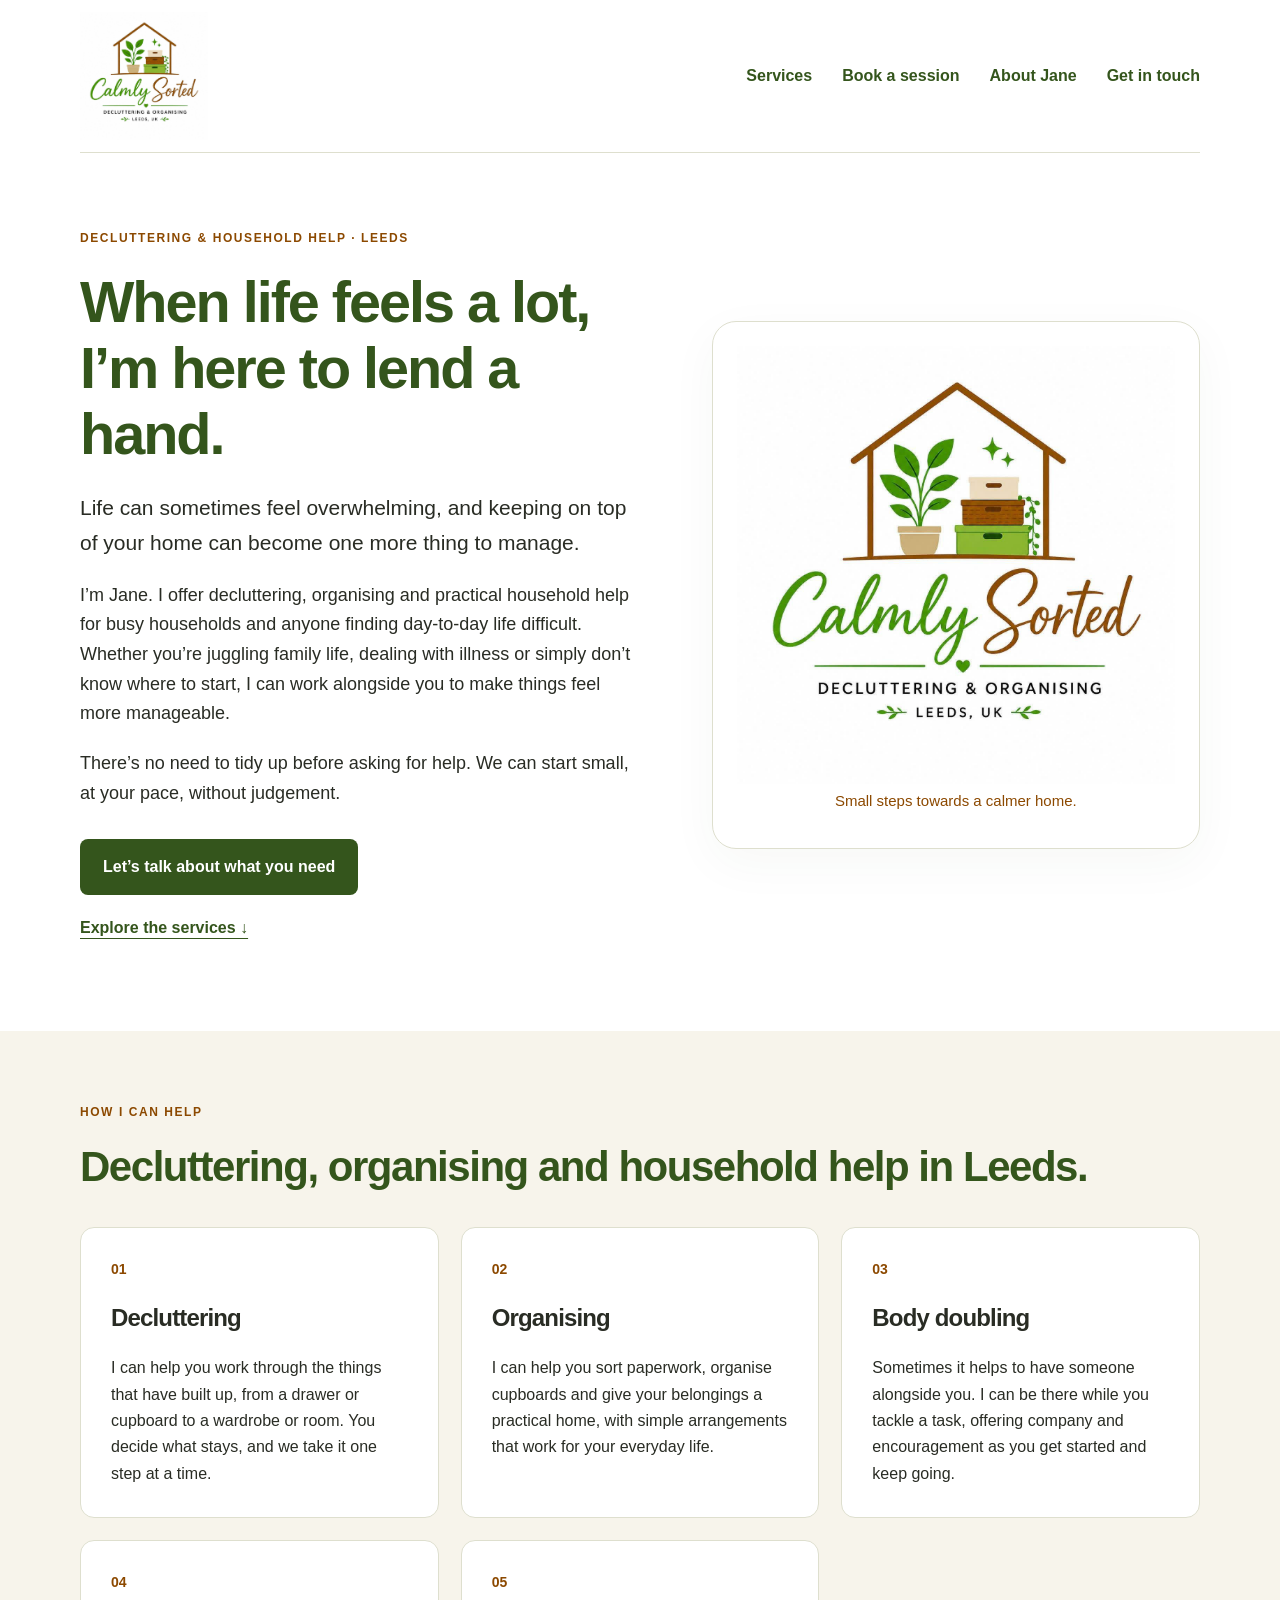
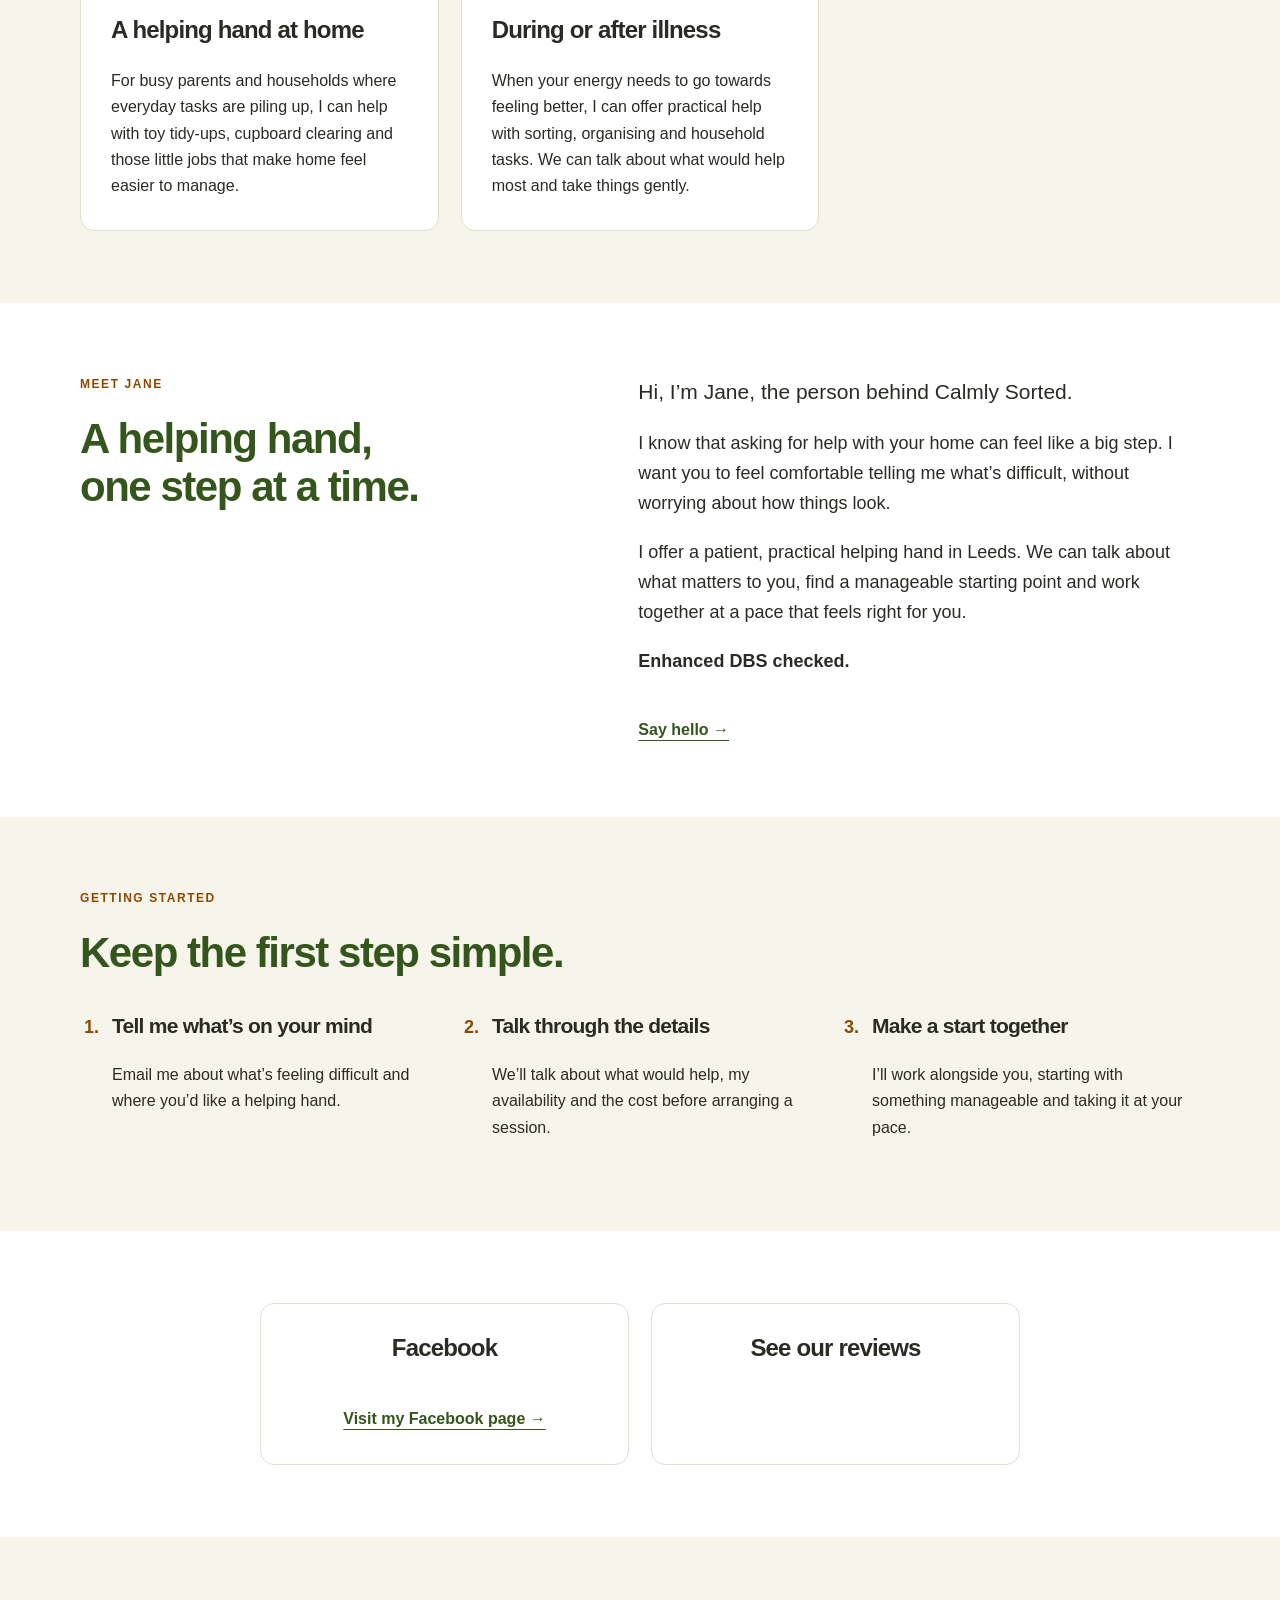
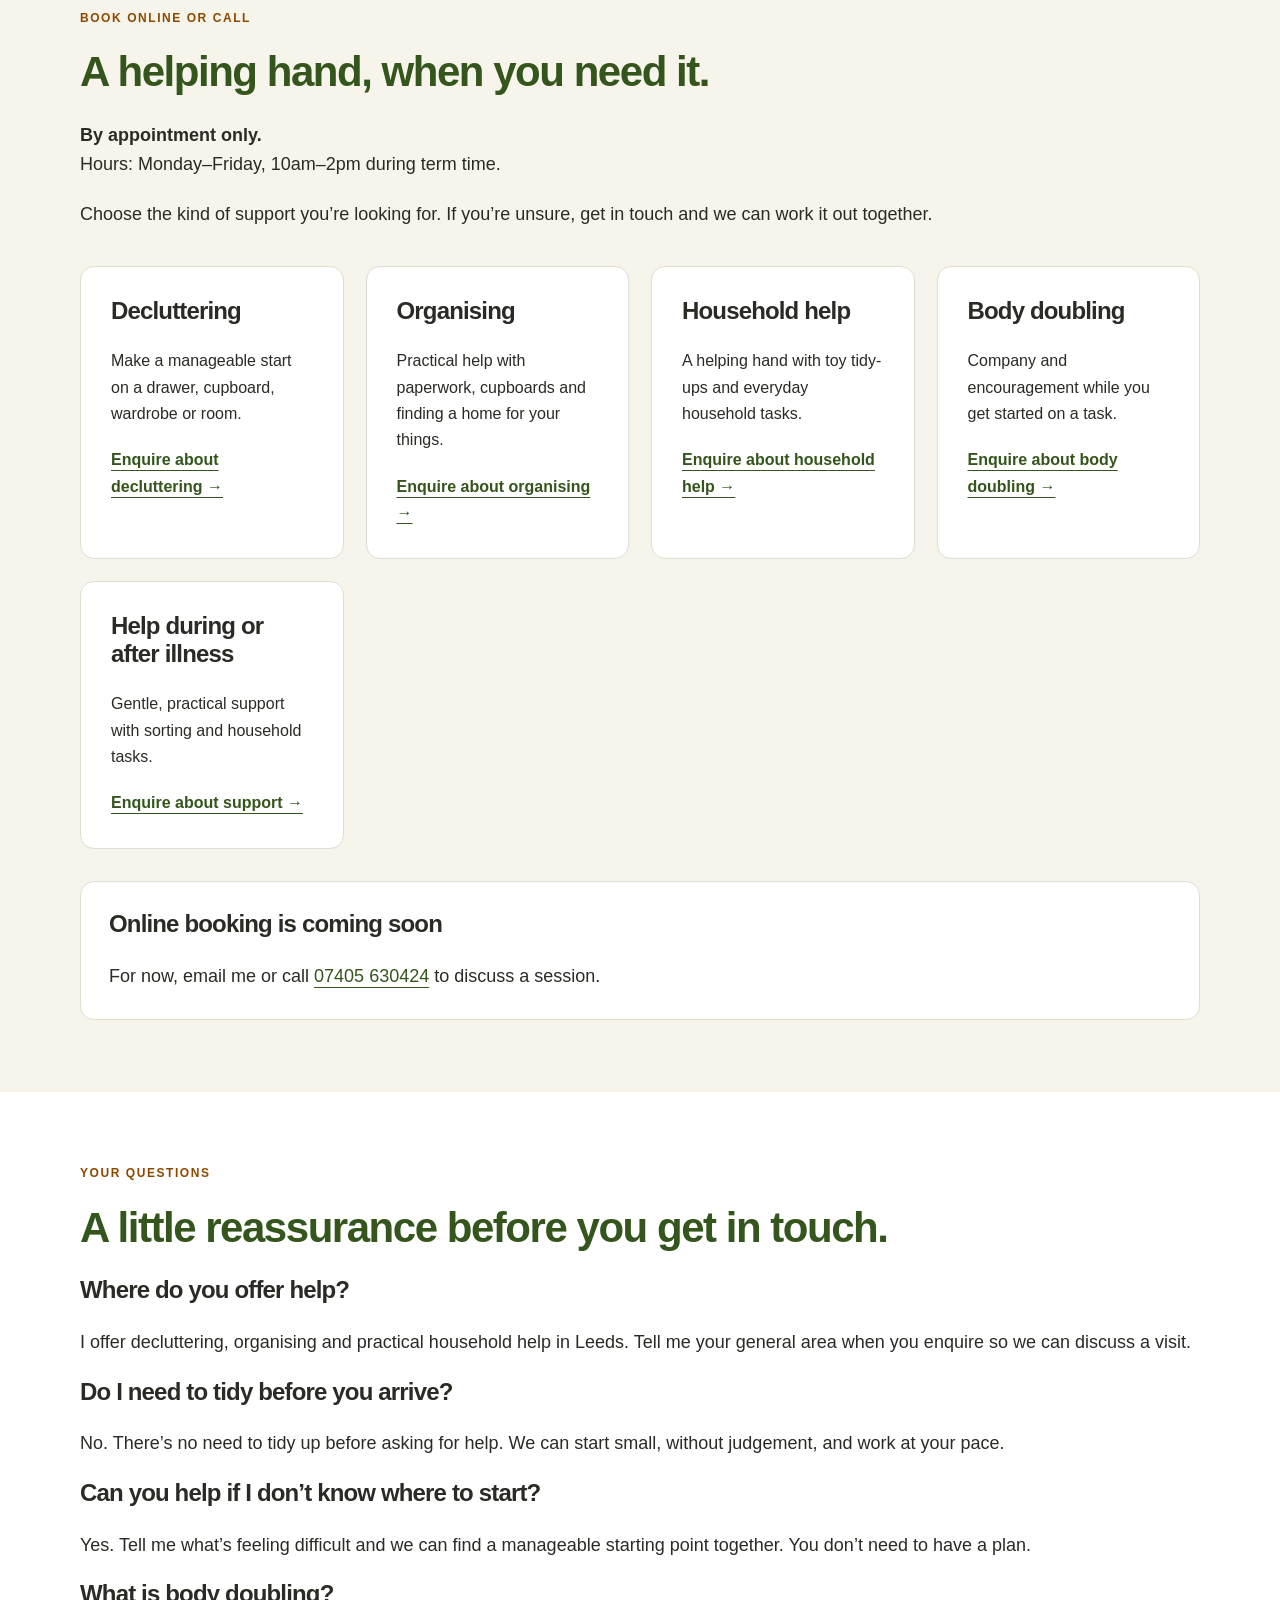
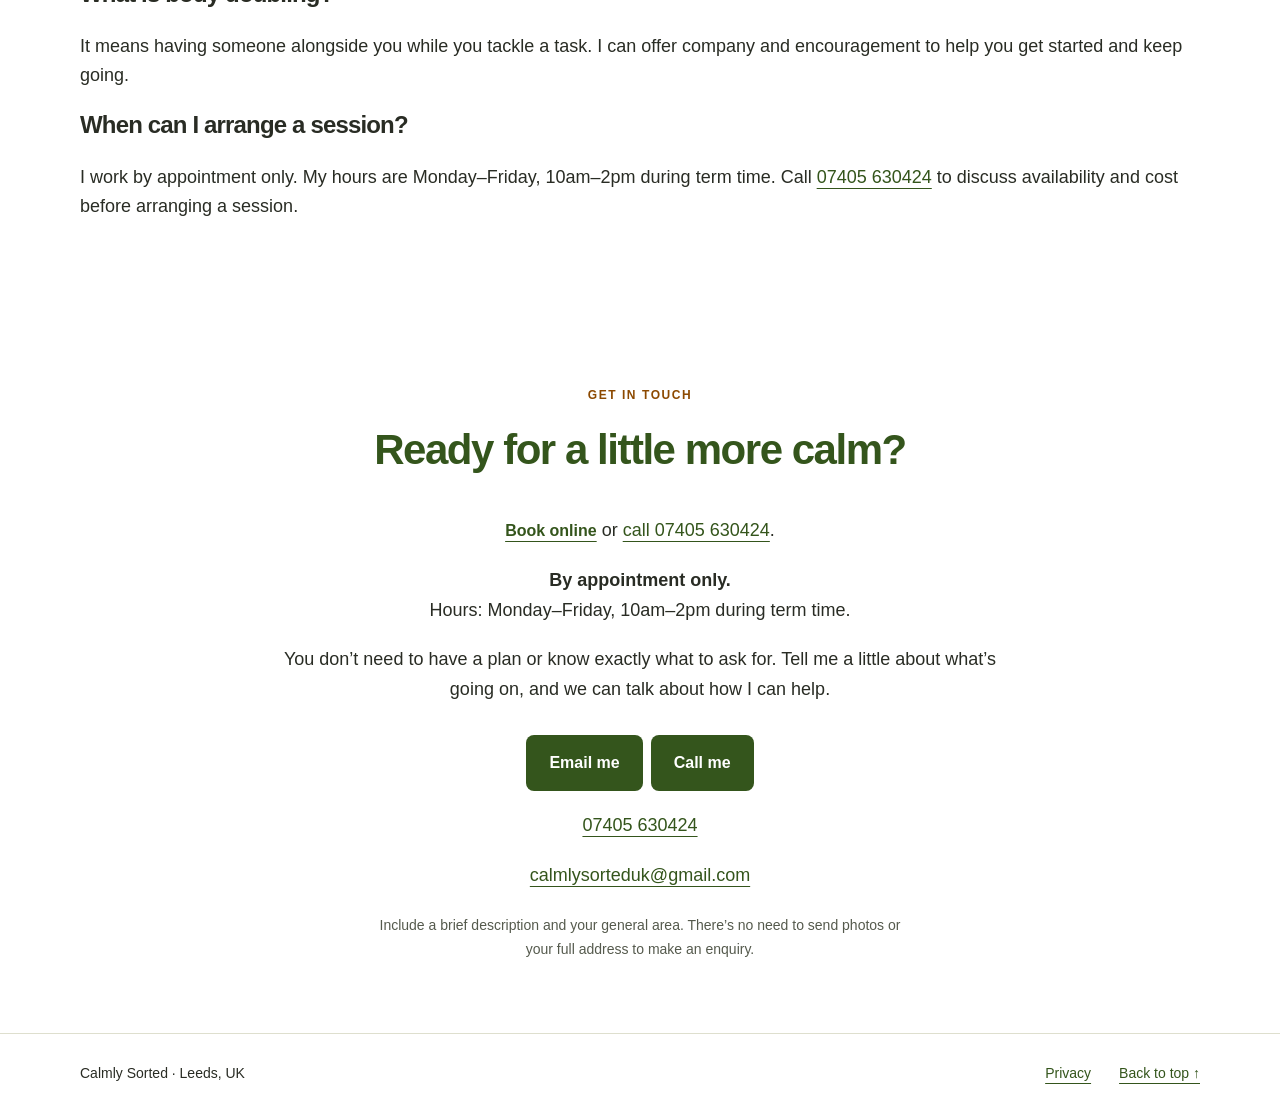
<file: index.html>
<!doctype html>
<html lang="en-GB">
<head>
  <meta charset="utf-8">
  <meta name="viewport" content="width=device-width, initial-scale=1">
  <meta name="description" content="I’m Jane. I offer decluttering, organising and practical household help in Leeds, supporting busy households and people finding day-to-day life difficult.">
  <title>Decluttering &amp; Household Help in Leeds | Calmly Sorted</title>
  <meta name="robots" content="index, follow, max-image-preview:large">
  <meta name="theme-color" content="#34551c">
  <meta property="og:type" content="website">
  <meta property="og:locale" content="en_GB">
  <meta property="og:site_name" content="Calmly Sorted">
  <meta property="og:title" content="Calmly Sorted — Decluttering &amp; Household Help in Leeds">
  <meta property="og:description" content="When life feels a lot, I’m here to lend a hand. Patient decluttering, organising and practical household support with Jane in Leeds.">
  <meta name="twitter:card" content="summary">
  <meta name="twitter:title" content="Calmly Sorted — Decluttering &amp; Household Help in Leeds">
  <meta name="twitter:description" content="Patient, practical help with your home, at your pace. By appointment in Leeds.">
  <script type="application/ld+json">
{
  "@context": "https://schema.org",
  "@type": "Organization",
  "name": "Calmly Sorted",
  "description": "Jane offers decluttering, organising, body doubling and practical household help in Leeds. By appointment only, Monday–Friday, 10am–2pm during term time.",
  "telephone": "+447405630424",
  "areaServed": {
    "@type": "City",
    "name": "Leeds"
  },
  "sameAs": [
    "https://www.facebook.com/share/18RFM7nb9M/?mibextid=wwXIfr"
  ],
  "hasOfferCatalog": {
    "@type": "OfferCatalog",
    "name": "Decluttering and household help",
    "itemListElement": [
      {
        "@type": "Offer",
        "itemOffered": {
          "@type": "Service",
          "name": "Decluttering",
          "areaServed": "Leeds"
        }
      },
      {
        "@type": "Offer",
        "itemOffered": {
          "@type": "Service",
          "name": "Organising",
          "areaServed": "Leeds"
        }
      },
      {
        "@type": "Offer",
        "itemOffered": {
          "@type": "Service",
          "name": "Household help",
          "areaServed": "Leeds"
        }
      },
      {
        "@type": "Offer",
        "itemOffered": {
          "@type": "Service",
          "name": "Body doubling",
          "areaServed": "Leeds"
        }
      },
      {
        "@type": "Offer",
        "itemOffered": {
          "@type": "Service",
          "name": "Practical support during or after illness",
          "areaServed": "Leeds"
        }
      }
    ]
  }
}
  </script>
  <link rel="stylesheet" href="styles.css">
</head>
<body>
  <a class="skip" href="#main">Skip to content</a>
  <header class="wrap header">
    <a class="brand" href="#home" aria-label="Calmly Sorted home"><img src="assets/calmly-sorted-logo.png" alt="Calmly Sorted — decluttering and organising, Leeds UK" width="1254" height="1254"></a>
    <nav aria-label="Main navigation"><a href="#services">Services</a><a href="#booking">Book a session</a><a href="#about">About Jane</a><a href="#contact">Get in touch</a></nav>
  </header>
  <main id="main">
    <section class="wrap hero" id="home">
      <div><p class="eyebrow">Decluttering &amp; household help · Leeds</p><h1>When life feels a lot,<br>I’m here to lend a hand.</h1><p class="lead">Life can sometimes feel overwhelming, and keeping on top of your home can become one more thing to manage.</p><p>I’m Jane. I offer decluttering, organising and practical household help for busy households and anyone finding day-to-day life difficult. Whether you’re juggling family life, dealing with illness or simply don’t know where to start, I can work alongside you to make things feel more manageable.</p><p>There’s no need to tidy up before asking for help. We can start small, at your pace, without judgement.</p><a class="button" href="#contact">Let’s talk about what you need</a><a class="text-link" href="#services">Explore the services ↓</a></div>
      <div class="logo-card"><img src="assets/calmly-sorted-logo.png" alt="" width="1254" height="1254"><p>Small steps towards a calmer home.</p></div>
    </section>
    <section class="tinted" id="services"><div class="wrap section"><p class="eyebrow">How I can help</p><h2>Decluttering, organising and household help in Leeds.</h2><div class="cards">
      <article><span class="number" aria-hidden="true">01</span><h3>Decluttering</h3><p>I can help you work through the things that have built up, from a drawer or cupboard to a wardrobe or room. You decide what stays, and we take it one step at a time.</p></article>
      <article><span class="number" aria-hidden="true">02</span><h3>Organising</h3><p>I can help you sort paperwork, organise cupboards and give your belongings a practical home, with simple arrangements that work for your everyday life.</p></article>
      <article><span class="number" aria-hidden="true">03</span><h3>Body doubling</h3><p>Sometimes it helps to have someone alongside you. I can be there while you tackle a task, offering company and encouragement as you get started and keep going.</p></article>
      <article><span class="number" aria-hidden="true">04</span><h3>A helping hand at home</h3><p>For busy parents and households where everyday tasks are piling up, I can help with toy tidy-ups, cupboard clearing and those little jobs that make home feel easier to manage.</p></article>
      <article><span class="number" aria-hidden="true">05</span><h3>During or after illness</h3><p>When your energy needs to go towards feeling better, I can offer practical help with sorting, organising and household tasks. We can talk about what would help most and take things gently.</p></article>
    </div></div></section>
    <section class="wrap section about" id="about"><div><p class="eyebrow">Meet Jane</p><h2>A helping hand,<br>one step at a time.</h2></div><div><p class="lead">Hi, I’m Jane, the person behind Calmly Sorted.</p><p>I know that asking for help with your home can feel like a big step. I want you to feel comfortable telling me what’s difficult, without worrying about how things look.</p><p>I offer a patient, practical helping hand in Leeds. We can talk about what matters to you, find a manageable starting point and work together at a pace that feels right for you.</p><p><strong>Enhanced DBS checked.</strong></p><a class="text-link" href="#contact">Say hello →</a></div></section>
    <section class="tinted"><div class="wrap section"><p class="eyebrow">Getting started</p><h2>Keep the first step simple.</h2><ol class="steps"><li><h3>Tell me what’s on your mind</h3><p>Email me about what’s feeling difficult and where you’d like a helping hand.</p></li><li><h3>Talk through the details</h3><p>We’ll talk about what would help, my availability and the cost before arranging a session.</p></li><li><h3>Make a start together</h3><p>I’ll work alongside you, starting with something manageable and taking it at your pace.</p></li></ol></div></section>
    <section class="wrap section" aria-label="Facebook and reviews"><div class="cards" style="grid-template-columns:repeat(auto-fit,minmax(240px,1fr));max-width:760px;margin:0 auto"><article style="text-align:center"><h3>Facebook</h3><a class="text-link" href="https://www.facebook.com/share/18RFM7nb9M/?mibextid=wwXIfr">Visit my Facebook page →</a></article><article style="text-align:center"><h3 style="margin-bottom:0">See our reviews</h3></article></div></section>
    <section class="tinted" id="booking"><div class="wrap section"><p class="eyebrow">Book online or call</p><h2>A helping hand, when you need it.</h2><p><strong>By appointment only.</strong><br>Hours: Monday–Friday, 10am–2pm during term time.</p><p>Choose the kind of support you’re looking for. If you’re unsure, get in touch and we can work it out together.</p><div class="cards" style="grid-template-columns:repeat(auto-fit,minmax(240px,1fr))">
<article><h3>Decluttering</h3><p>Make a manageable start on a drawer, cupboard, wardrobe or room.</p><a class="text-link" href="mailto:calmlysorteduk@gmail.com?subject=Decluttering%20session%20enquiry">Enquire about decluttering →</a></article>
<article><h3>Organising</h3><p>Practical help with paperwork, cupboards and finding a home for your things.</p><a class="text-link" href="mailto:calmlysorteduk@gmail.com?subject=Organising%20session%20enquiry">Enquire about organising →</a></article>
<article><h3>Household help</h3><p>A helping hand with toy tidy-ups and everyday household tasks.</p><a class="text-link" href="mailto:calmlysorteduk@gmail.com?subject=Household%20help%20enquiry">Enquire about household help →</a></article>
<article><h3>Body doubling</h3><p>Company and encouragement while you get started on a task.</p><a class="text-link" href="mailto:calmlysorteduk@gmail.com?subject=Body%20doubling%20session%20enquiry">Enquire about body doubling →</a></article>
<article><h3>Help during or after illness</h3><p>Gentle, practical support with sorting and household tasks.</p><a class="text-link" href="mailto:calmlysorteduk@gmail.com?subject=Practical%20support%20enquiry">Enquire about support →</a></article>
</div><div id="booking-calendar" style="margin-top:32px;background:white;border:1px solid var(--line);border-radius:14px;padding:28px"><h3>Online booking is coming soon</h3><p style="margin-bottom:0">For now, email me or call <a href="tel:+447405630424">07405 630424</a> to discuss a session.</p><!-- Insert the verified Cal.com booking calendar after account activation, service durations and availability are configured. --></div></div></section>
    <section class="wrap section" id="questions" aria-labelledby="questions-title"><p class="eyebrow">Your questions</p><h2 id="questions-title">A little reassurance before you get in touch.</h2>
      <h3>Where do you offer help?</h3><p>I offer decluttering, organising and practical household help in Leeds. Tell me your general area when you enquire so we can discuss a visit.</p>
      <h3>Do I need to tidy before you arrive?</h3><p>No. There’s no need to tidy up before asking for help. We can start small, without judgement, and work at your pace.</p>
      <h3>Can you help if I don’t know where to start?</h3><p>Yes. Tell me what’s feeling difficult and we can find a manageable starting point together. You don’t need to have a plan.</p>
      <h3>What is body doubling?</h3><p>It means having someone alongside you while you tackle a task. I can offer company and encouragement to help you get started and keep going.</p>
      <h3>When can I arrange a session?</h3><p>I work by appointment only. My hours are Monday–Friday, 10am–2pm during term time. Call <a href="tel:+447405630424">07405 630424</a> to discuss availability and cost before arranging a session.</p>
    </section>
    <section class="wrap section contact" id="contact"><p class="eyebrow">Get in touch</p><h2>Ready for a little more calm?</h2><p><a class="text-link" href="#booking">Book online</a> or <a href="tel:+447405630424">call 07405 630424</a>.</p><p><strong>By appointment only.</strong><br>Hours: Monday–Friday, 10am–2pm during term time.</p><p>You don’t need to have a plan or know exactly what to ask for. Tell me a little about what’s going on, and we can talk about how I can help.</p><a class="button" href="mailto:calmlysorteduk@gmail.com">Email me</a><a class="button" style="margin-left:8px" href="tel:+447405630424">Call me</a><a class="email" href="tel:+447405630424">07405 630424</a><a class="email" href="mailto:calmlysorteduk@gmail.com">calmlysorteduk@gmail.com</a><p class="small">Include a brief description and your general area. There’s no need to send photos or your full address to make an enquiry.</p></section>
  </main>
  <footer><div class="wrap footer"><p>Calmly Sorted · Leeds, UK</p><a href="privacy.html">Privacy</a><a href="#home">Back to top ↑</a></div></footer>
</body>
</html>
</file>
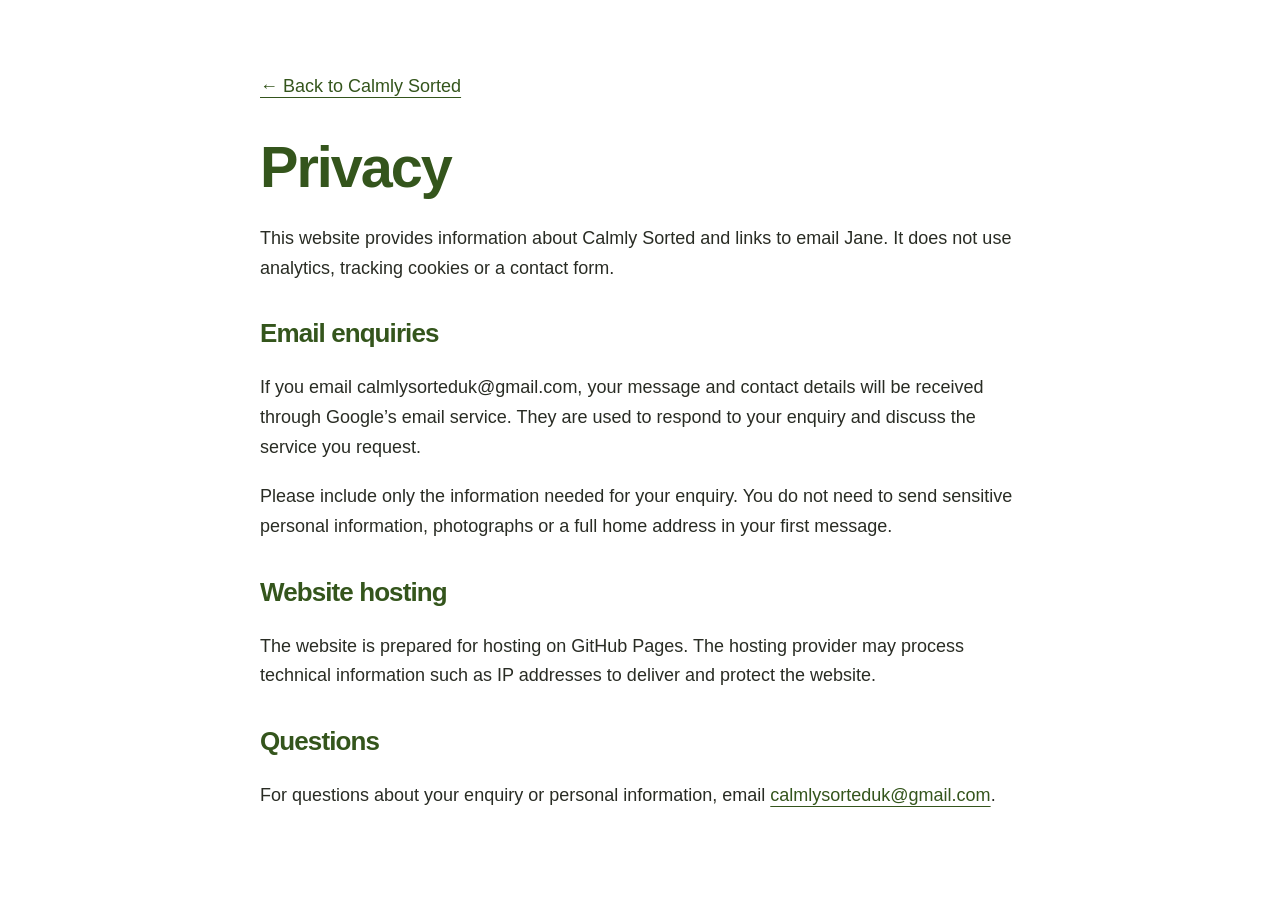
<file: privacy.html>
<!doctype html><html lang="en-GB"><head><meta charset="utf-8"><meta name="viewport" content="width=device-width,initial-scale=1"><title>Privacy | Calmly Sorted</title><link rel="stylesheet" href="styles.css"></head><body><main class="wrap section prose"><a href="index.html">← Back to Calmly Sorted</a><h1 style="margin-top:32px">Privacy</h1><p>This website provides information about Calmly Sorted and links to email Jane. It does not use analytics, tracking cookies or a contact form.</p><h2>Email enquiries</h2><p>If you email calmlysorteduk@gmail.com, your message and contact details will be received through Google’s email service. They are used to respond to your enquiry and discuss the service you request.</p><p>Please include only the information needed for your enquiry. You do not need to send sensitive personal information, photographs or a full home address in your first message.</p><h2>Website hosting</h2><p>The website is prepared for hosting on GitHub Pages. The hosting provider may process technical information such as IP addresses to deliver and protect the website.</p><h2>Questions</h2><p>For questions about your enquiry or personal information, email <a href="mailto:calmlysorteduk@gmail.com">calmlysorteduk@gmail.com</a>.</p></main></body></html>
</file>
<file: styles.css>
:root{--green:#8cb631;--deep-green:#34551c;--brown:#8c4900;--ink:#292c24;--cream:#f7f4eb;--line:#dedfce}*{box-sizing:border-box}html{scroll-padding-top:2rem}body{margin:0;color:var(--ink);background:white;font-family:Arial,Helvetica,sans-serif;font-size:18px;line-height:1.65}a{color:var(--deep-green);text-underline-offset:5px}a:hover{color:var(--brown)}a:focus-visible{outline:3px solid var(--brown);outline-offset:5px}.wrap{width:min(1120px,calc(100% - 48px));margin:auto}.header{display:flex;justify-content:space-between;align-items:center;border-bottom:1px solid var(--line);padding:12px 0;gap:24px}.brand img{display:block;width:128px;height:128px;object-fit:contain}nav{display:flex;gap:30px;flex-wrap:wrap}nav a{text-decoration:none;font-size:16px;font-weight:bold}.hero{display:grid;grid-template-columns:1.15fr 1fr;gap:70px;align-items:center;padding-block:76px 90px}.eyebrow{text-transform:uppercase;letter-spacing:.13em;font-size:12px;font-weight:bold;color:var(--brown);margin:0 0 20px}h1,h2,h3{line-height:1.15;letter-spacing:-.035em;margin:0 0 24px}h1{font-size:clamp(38px,4.5vw,60px);font-weight:600;color:var(--deep-green)}h2{font-size:clamp(30px,3.5vw,42px);font-weight:600;color:var(--deep-green)}h3{font-size:24px;font-weight:600}p{margin:0 0 20px}.lead{font-size:21px}.button{display:inline-block;background:var(--deep-green);color:white;text-decoration:none;border-radius:8px;padding:15px 23px;font-size:16px;font-weight:bold;margin-top:10px}.button:hover{background:var(--brown);color:white}.text-link{display:inline-block;font-size:16px;font-weight:bold;margin-top:20px}.hero .text-link{display:block;width:fit-content}.logo-card{background:white;border:1px solid var(--line);border-radius:24px;padding:24px;text-align:center;box-shadow:0 14px 50px #34551c0a}.logo-card img{width:100%;height:auto;display:block}.logo-card p{font-size:15px;color:var(--brown);margin:5px 0 10px}.tinted{background:var(--cream)}.section{padding-block:72px}.cards{display:grid;grid-template-columns:repeat(3,1fr);gap:22px;margin-top:36px}.cards article{background:white;border:1px solid var(--line);padding:30px;border-radius:14px}.cards p{font-size:16px;margin:0}.number{display:block;color:var(--brown);font-size:14px;font-weight:bold;margin-bottom:22px}.about{display:grid;grid-template-columns:1fr 1.15fr;gap:70px}.steps{display:grid;grid-template-columns:repeat(3,1fr);gap:44px;padding-left:24px;margin-top:36px}.steps li{padding-left:8px}.steps li::marker{color:var(--brown);font-weight:bold}.steps h3{font-size:21px}.steps p{font-size:16px;margin:0}.contact{text-align:center;max-width:740px}.email{display:block;margin:20px 0;overflow-wrap:anywhere}.small{font-size:14px;color:#555a4d;max-width:550px;margin:24px auto 0}footer{border-top:1px solid var(--line)}.footer{display:flex;align-items:center;gap:28px;padding-block:28px;font-size:14px}.footer p{margin:0;margin-right:auto}.skip{position:absolute;top:-100px;left:20px;background:white;padding:12px;z-index:10}.skip:focus{top:12px}.prose{max-width:760px}.prose h2{font-size:26px;margin-top:36px}@media(max-width:740px){.wrap{width:calc(100% - 36px)}.header{gap:14px}.brand img{width:92px;height:92px}nav{gap:12px 18px;justify-content:flex-end}nav a{font-size:14px}.hero{grid-template-columns:1fr;gap:36px;padding-block:42px 48px}.logo-card{max-width:420px;margin:auto;padding:14px}.section{padding-block:48px}.cards,.about,.steps{grid-template-columns:1fr;gap:24px}.cards article{padding:26px}.steps{gap:28px}.footer{flex-wrap:wrap;gap:16px}.footer p{width:100%}h1{font-size:41px}.button{max-width:100%;text-align:center}}@media(prefers-reduced-motion:reduce){*{scroll-behavior:auto}}
</file>
